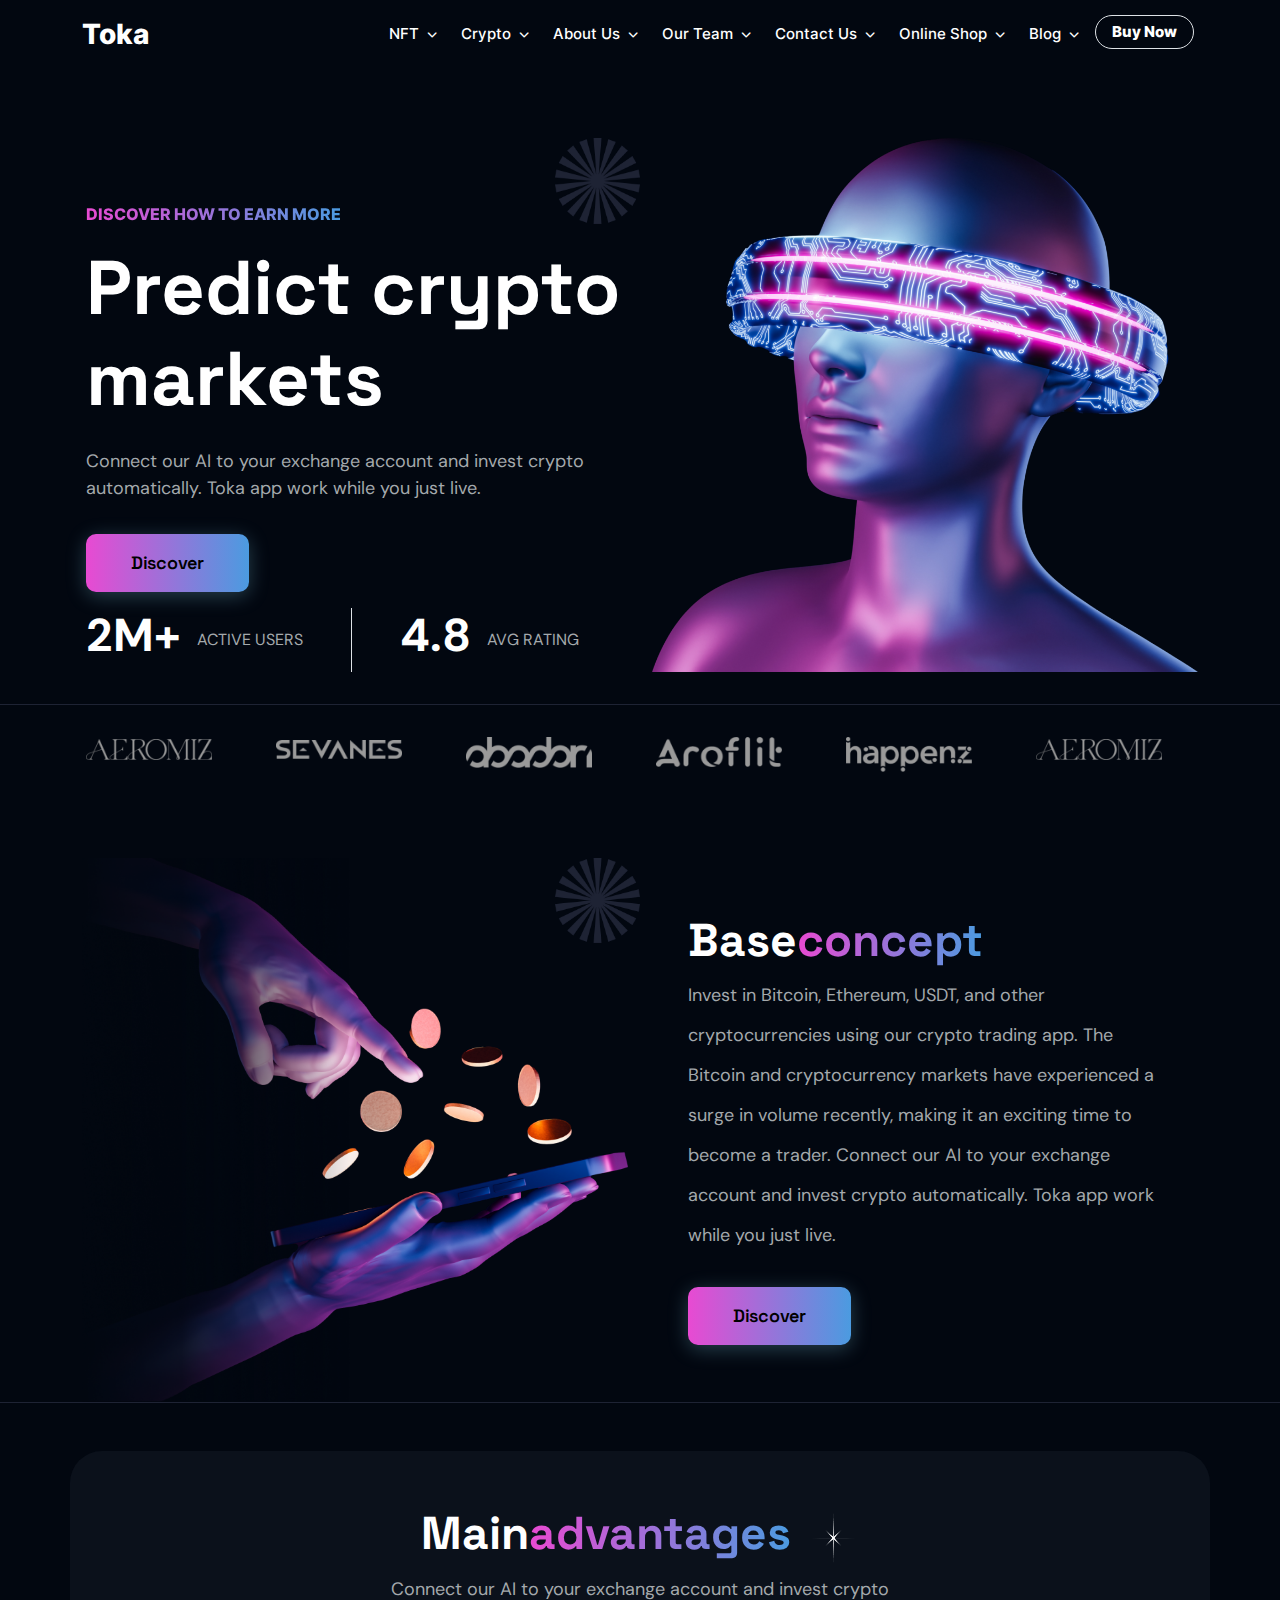
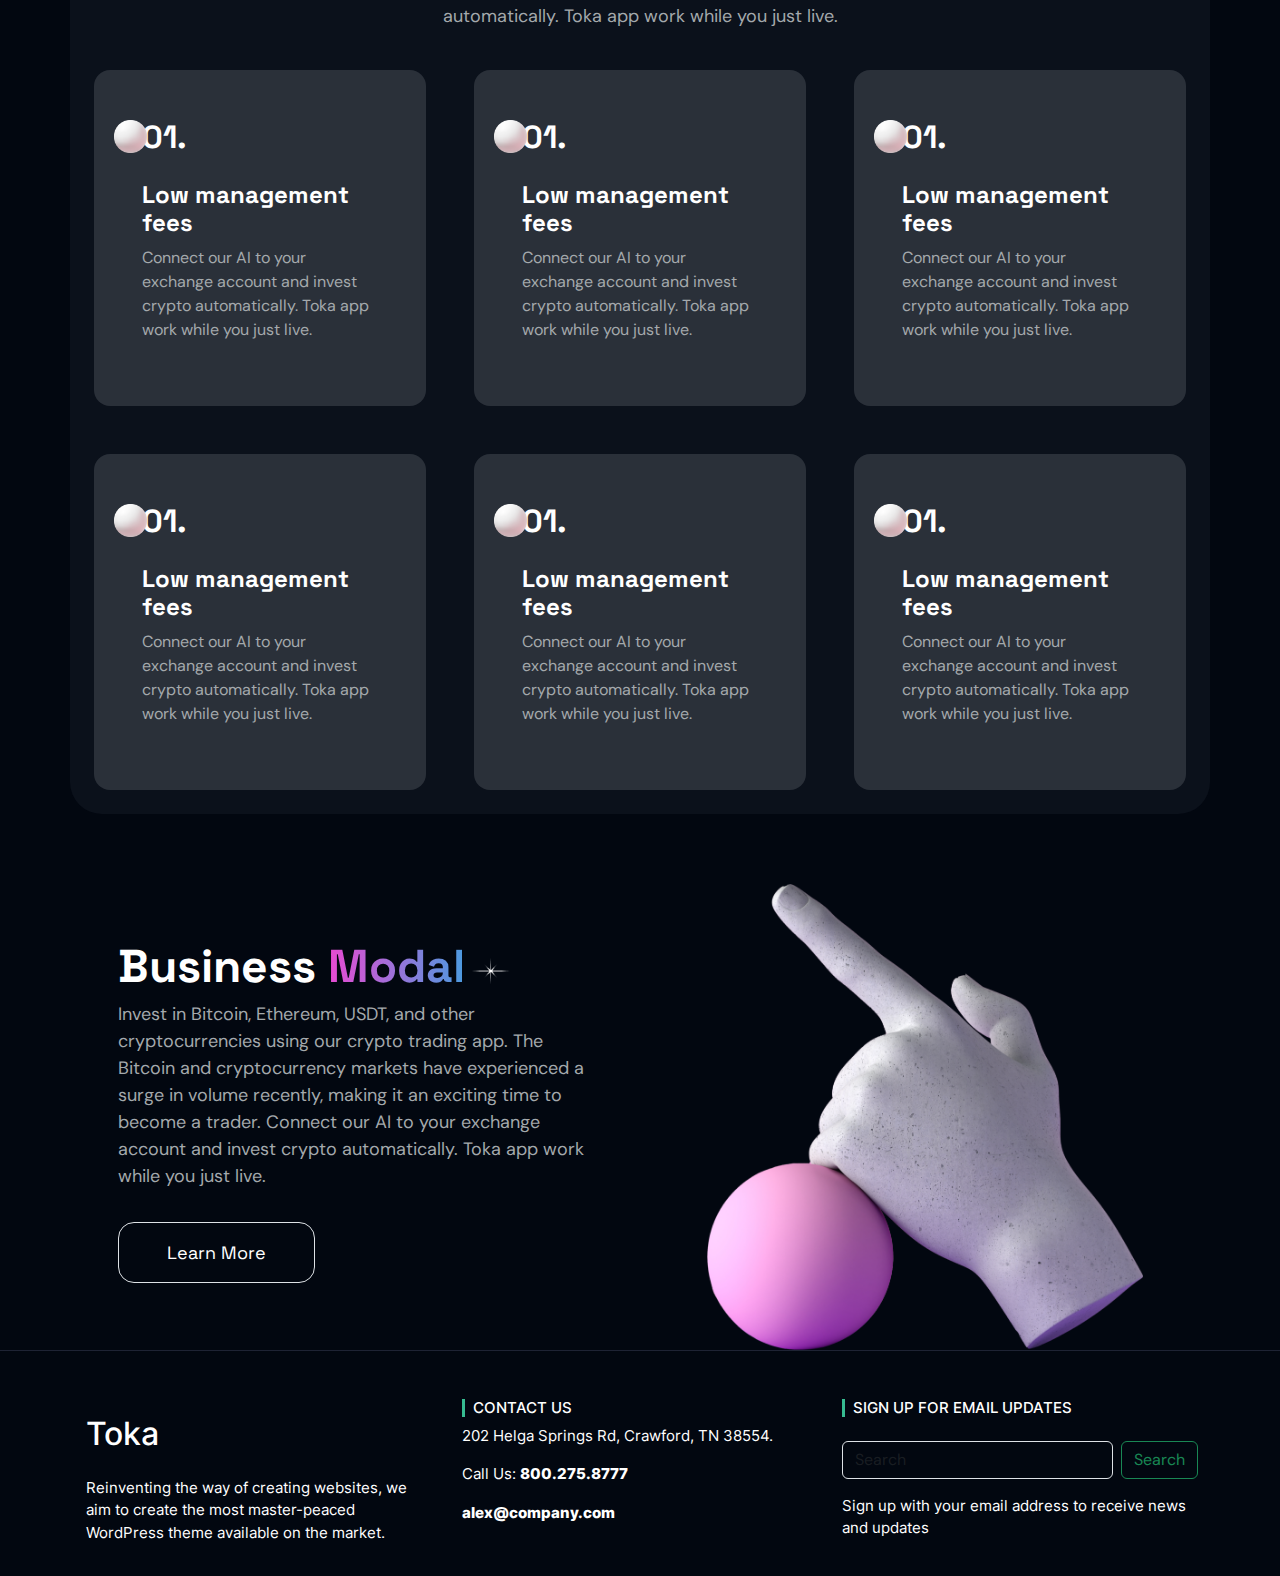
<file: toka exam/toka exam/index.html>
<!DOCTYPE html>
<html lang="en">
<head>
    <meta charset="UTF-8">
    <meta name="viewport" content="width=device-width, initial-scale=1.0">
    <!-- bootstrap link -->
    <link rel="stylesheet" href="assets/css/bootstrap.min.css">
    <!-- css link -->
    <link rel="stylesheet" href="assets/css/style.css">
    <!-- font awesome -->
    <link rel="stylesheet" href="assets/css/all.min.css">
    <!-- fonts -->
    <link rel="stylesheet" href="assets/css/fonts.css">
    <title>Crypto Startup - Toka</title>
</head>
<body class="bg-main text-white dm">
    <nav class="navbar navbar-expand-lg bg-body-tertiary bg-main">
        <div class="container">
          <a class="navbar-brand inter fs-28 fw-bold" href="#">Toka</a>
          <button class="navbar-toggler" type="button" data-bs-toggle="collapse" data-bs-target="#navbarSupportedContent" aria-controls="navbarSupportedContent" aria-expanded="false" aria-label="Toggle navigation">
            <span class="navbar-toggler-icon"></span>
          </button>
          <div class="collapse navbar-collapse justify-content-start justify-content-lg-end" id="navbarSupportedContent">
            <ul class="navbar-nav d-flex ">
              <li class="nav-item  px-1 position-relative">
                <a class="nav-link fs-15 inter fw-medium text-capitalize d-flex align-items-center" aria-current="page" href="#">NFT<i class="fa-solid fa-chevron-down ps-2 fs-10"></i></a>
                <div class="dropdown-sec position-absolute overflow-hidden">
                    <ul class="list-inline bg-drop p-3 rounded-3">
                        <li class=""><a href="#" class="fs-15 inter text-capitalize">NFT Landing Page</a></li>
                        <li class=""><a href="#" class="fs-15 inter text-capitalize">NFT Collection Landing</a></li>
                        <li class=""><a href="#" class="fs-15 inter text-capitalize">NFT Platform</a></li>
                        <li class=""><a href="#" class="fs-15 inter text-capitalize">NFT marketplace</a></li>
                        <li class=""><a href="#" class="fs-15 inter text-capitalize">NFT game</a></li>
                        <li class=""><a href="#" class="fs-15 inter text-capitalize">NFT DAO platform</a></li>
                        <li class=""><a href="#" class="fs-15 inter text-capitalize">NFT website</a></li>
                        <li class=""><a href="#" class="fs-15 inter text-capitalize">METAVERSE website</a></li>
                    </ul>
                </div>
              </li>
              <li class="nav-item  px-1 position-relative">
                <a class="nav-link fs-15 inter fw-medium text-capitalize d-flex align-items-center" aria-current="page" href="#">crypto<i class="fa-solid fa-chevron-down ps-2 fs-10"></i></a>
                <div class="dropdown-sec position-absolute overflow-hidden">
                    <ul class="list-inline bg-drop p-3 rounded-3">
                        <li class=""><a href="#" class="fs-15 inter text-capitalize">NFT Landing Page</a></li>
                        <li class=""><a href="#" class="fs-15 inter text-capitalize">NFT Collection Landing</a></li>
                        <li class=""><a href="#" class="fs-15 inter text-capitalize">NFT Platform</a></li>
                        <li class=""><a href="#" class="fs-15 inter text-capitalize">NFT marketplace</a></li>
                        <li class=""><a href="#" class="fs-15 inter text-capitalize">NFT game</a></li>
                        <li class=""><a href="#" class="fs-15 inter text-capitalize">NFT DAO platform</a></li>
                        <li class=""><a href="#" class="fs-15 inter text-capitalize">NFT website</a></li>
                        <li class=""><a href="#" class="fs-15 inter text-capitalize">METAVERSE website</a></li>
                    </ul>
                </div>
              </li>
              <li class="nav-item  px-1 [position-relative]">
                <a class="nav-link fs-15 inter fw-medium text-capitalize d-flex align-items-center" aria-current="page" href="#">about us<i class="fa-solid fa-chevron-down ps-2 fs-10"></i></a>
                <div class="dropdown-sec position-absolute overflow-hidden">
                    <ul class="list-inline bg-drop p-3 rounded-3">
                        <li class=""><a href="#" class="fs-15 inter text-capitalize">NFT Landing Page</a></li>
                        <li class=""><a href="#" class="fs-15 inter text-capitalize">NFT Collection Landing</a></li>
                        <li class=""><a href="#" class="fs-15 inter text-capitalize">NFT Platform</a></li>
                        <li class=""><a href="#" class="fs-15 inter text-capitalize">NFT marketplace</a></li>
                        <li class=""><a href="#" class="fs-15 inter text-capitalize">NFT game</a></li>
                        <li class=""><a href="#" class="fs-15 inter text-capitalize">NFT DAO platform</a></li>
                        <li class=""><a href="#" class="fs-15 inter text-capitalize">NFT website</a></li>
                        <li class=""><a href="#" class="fs-15 inter text-capitalize">METAVERSE website</a></li>
                    </ul>
                </div>
              </li>
              <li class="nav-item px-1 position-relative">
                <a class="nav-link fs-15 inter fw-medium text-capitalize d-flex align-items-center" aria-current="page" href="#">our team<i class="fa-solid fa-chevron-down ps-2 fs-10"></i></a>
                <div class="dropdown-sec position-absolute overflow-hidden">
                    <ul class="list-inline bg-drop p-3 rounded-3">
                        <li class=""><a href="#" class="fs-15 inter text-capitalize">NFT Landing Page</a></li>
                        <li class=""><a href="#" class="fs-15 inter text-capitalize">NFT Collection Landing</a></li>
                        <li class=""><a href="#" class="fs-15 inter text-capitalize">NFT Platform</a></li>
                        <li class=""><a href="#" class="fs-15 inter text-capitalize">NFT marketplace</a></li>
                        <li class=""><a href="#" class="fs-15 inter text-capitalize">NFT game</a></li>
                        <li class=""><a href="#" class="fs-15 inter text-capitalize">NFT DAO platform</a></li>
                        <li class=""><a href="#" class="fs-15 inter text-capitalize">NFT website</a></li>
                        <li class=""><a href="#" class="fs-15 inter text-capitalize">METAVERSE website</a></li>
                    </ul>
                </div>
              </li>
              <li class="nav-item px-1 position-relative">
                <a class="nav-link fs-15 inter fw-medium text-capitalize d-flex align-items-center" aria-current="page" href="#">contact us<i class="fa-solid fa-chevron-down ps-2 fs-10"></i></a>
                <div class="dropdown-sec position-absolute overflow-hidden">
                    <ul class="list-inline bg-drop p-3 rounded-3">
                        <li class=""><a href="#" class="fs-15 inter text-capitalize">NFT Landing Page</a></li>
                        <li class=""><a href="#" class="fs-15 inter text-capitalize">NFT Collection Landing</a></li>
                        <li class=""><a href="#" class="fs-15 inter text-capitalize">NFT Platform</a></li>
                        <li class=""><a href="#" class="fs-15 inter text-capitalize">NFT marketplace</a></li>
                        <li class=""><a href="#" class="fs-15 inter text-capitalize">NFT game</a></li>
                        <li class=""><a href="#" class="fs-15 inter text-capitalize">NFT DAO platform</a></li>
                        <li class=""><a href="#" class="fs-15 inter text-capitalize">NFT website</a></li>
                        <li class=""><a href="#" class="fs-15 inter text-capitalize">METAVERSE website</a></li>
                    </ul>
                </div>
              </li>
              <li class="nav-item px-1 position-relative">
                <a class="nav-link fs-15 inter fw-medium text-capitalize d-flex align-items-center" aria-current="page" href="#">online shop<i class="fa-solid fa-chevron-down ps-2 fs-10"></i></a>
                <div class="dropdown-sec position-absolute overflow-hidden">
                    <ul class="list-inline bg-drop p-3 rounded-3">
                        <li class=""><a href="#" class="fs-15 inter text-capitalize">NFT Landing Page</a></li>
                        <li class=""><a href="#" class="fs-15 inter text-capitalize">NFT Collection Landing</a></li>
                        <li class=""><a href="#" class="fs-15 inter text-capitalize">NFT Platform</a></li>
                        <li class=""><a href="#" class="fs-15 inter text-capitalize">NFT marketplace</a></li>
                        <li class=""><a href="#" class="fs-15 inter text-capitalize">NFT game</a></li>
                        <li class=""><a href="#" class="fs-15 inter text-capitalize">NFT DAO platform</a></li>
                        <li class=""><a href="#" class="fs-15 inter text-capitalize">NFT website</a></li>
                        <li class=""><a href="#" class="fs-15 inter text-capitalize">METAVERSE website</a></li>
                    </ul>
                </div>
              </li>
              <li class="nav-item px-1 position-relative">
                <a class="nav-link fs-15 inter fw-medium text-capitalize d-flex align-items-center" aria-current="page" href="#">blog<i class="fa-solid fa-chevron-down ps-2 fs-10"></i></a>
                <div class="dropdown-sec position-absolute overflow-hidden">
                    <ul class="list-inline bg-drop p-3 rounded-3">
                        <li class=""><a href="#" class="fs-15 inter text-capitalize">NFT Landing Page</a></li>
                        <li class=""><a href="#" class="fs-15 inter text-capitalize">NFT Collection Landing</a></li>
                        <li class=""><a href="#" class="fs-15 inter text-capitalize">NFT Platform</a></li>
                        <li class=""><a href="#" class="fs-15 inter text-capitalize">NFT marketplace</a></li>
                        <li class=""><a href="#" class="fs-15 inter text-capitalize">NFT game</a></li>
                        <li class=""><a href="#" class="fs-15 inter text-capitalize">NFT DAO platform</a></li>
                        <li class=""><a href="#" class="fs-15 inter text-capitalize">NFT website</a></li>
                        <li class=""><a href="#" class="fs-15 inter text-capitalize">METAVERSE website</a></li>
                    </ul>
                </div>
              </li>
              
             
              <li class="nav-item px-1">
                <button class="rounded-pill bg-transparent border-1 border py-1 px-3"> <a href="#" class=" inter fs-15 fw-bold text-capitalize"> Buy Now</a></button>
              </li>
              
            </ul>
         
          </div>
        </div>
      </nav>
      <!-- discover start -->
      <section style="padding-top: 70px; border-bottom:1px solid #1E2334 ;" >
        <div class="container">
            <div class="row row-cols-1 row-cols-lg-2">
                <div class="dis-content p-3 position-relative">
                    <span class="text-uppercase inter fs-16 text-gradient fw-bolder pb-3 pt-5">discover how to earn more</span>
                    <h2 class="space fs-76 fw-bolder pb-3"> Predict crypto markets
                    </h2>
                    <p class="fw-normal fs-18 text-black-50 pb-3">Connect our AI to your exchange account and invest crypto automatically. Toka app work while you just live.</p>
                    <button class="btn-gra border-0 pb-3"><a href="#" class="space fs-18 text-capitalize text-black" >Discover</a></button>
                    <img src="assets/img/pr.png" class="position-absolute rotate-img" width="15%" style="top: 0; right: 0; rotate: ;" alt="">

                    <ul class="list-inline d-flex pt-3">
                        <li class="">
                            <div class="d-flex align-items-center pe-5 border-end">
                                <h2 class="fs-46 dm fw-bold text-uppercase">2m+</h2>
                                <span class="ps-3 text-uppercase text-black-50 dm fs-14">ACTIVE USERS
                                </span>
                            </div>
                            
                        </li>
                        <li>
                            <div class="d-flex align-items-center ps-5 ">
                                <h2 class="fs-46 dm fw-bold text-uppercase">4.8</h2>
                                <span class="ps-3 text-uppercase text-black-50 dm fs-14">AVG RATING
                                </span>
                            </div>
                        </li>
                    </ul>

                </div>
                <div class="dis-img">
                    <img src="assets/img/main.png" width="100%" alt="">
                </div>
            </div>
        </div>
      </section>
      <!-- discover end -->
      <!-- add start -->
      <section class="pt-3">
        <div class="container">
            <div class="row row-cols-2 row-cols-lg-6">
                <div class="add-img p-5 p-lg-3">
                    <img src="assets/img/1.png" width="80%" alt="">
                </div>
                <div class="add-img p-5 p-lg-3">
                    <img src="assets/img/2.png" width="80%" alt="">
                </div>
                <div class="add-img p-5 p-lg-3">
                    <img src="assets/img/3.png" width="80%" alt="">
                </div>
                <div class="add-img p-5 p-lg-3">
                    <img src="assets/img/4.png" width="80%" alt="">
                </div>
                <div class="add-img p-5 p-lg-3">
                    <img src="assets/img/5.png" width="80%" alt="">
                </div>
                <div class="add-img p-5 p-lg-3">
                    <img src="assets/img/6.png" width="80%" alt="">
                </div>
                
            </div>
        </div>
      </section>
      <!-- add end-->
      <!-- concept start -->
      <section style="padding-top: 70px; border-bottom:1px solid #1E2334 ;" >
        <div class="container">
            <div class="row row-cols-1 row-cols-lg-2">
           
                <div class="add-img position-relative">
                    <img src="assets/img/main2.png" width="100%" alt="">
                    <img src="assets/img/pr.png" class="position-absolute rotate-img" width="15%" style="top: 0; right: 0; rotate: ;" alt="">

                </div>
                <div class="add-content py-5 px-5">
                    <span class="fs-46 space fw-bold pb-3">Base<span class="text-gradient">concept</span></span>
                    <p class="text-black-50 fs-18 dm fw-normal pb-3 ">Invest in Bitcoin, Ethereum, USDT, and other cryptocurrencies using our crypto trading app. The Bitcoin and cryptocurrency markets have experienced a surge in volume recently, making it an exciting time to become a trader. Connect our AI to your exchange account and invest crypto automatically. Toka app work while you just live.</p>
                    <button class="btn-gra border-0 pb-3"><a href="#" class="space fs-18 text-capitalize text-black" >Discover</a></button>

                </div>

            </div>
        </div>
      </section>
      <!-- concept end -->
      <section class="pt-5">
        <div class="container rounded-5" style="background-color: #0b111b;">
            <div class="row row-cols-1 ">
                <div class="text-center pt-5">
                    <span class="space fs-46 fw-bold pb-3">Main<span class="text-gradient">advantages</span> <img src="assets/img/star.png" class="ps-1" width="5%" alt=""></span>
                    <p class="text-black-50 dm fs-18 pt-2"> Connect our AI to your exchange account and invest crypto <br> automatically. Toka app work while you just live.</p>
                </div>
            </div>
            <div class="row row-cols-1 row-cols-lg-3">
                <div class="addvan-card p-4">
                    <div class="add-body position-relative rounded-4 p-5 " style="background-color: #2a3039;">
                        <h2 class=" space fs-32 fw-bold pb-3 " style="z-index: 11;" > 01. </h2>
                        <h3 class="space fs-24 fw-bold" >Low management fees</h3>
                        <p class="fs-16 dm text-black-50">Connect our AI to your exchange account and invest crypto automatically. Toka app work while you just live.</p>
                        <img src="assets/img/ball.png" class="position-absolute" alt="" style="top: 50px; left: 20px; width: 10%; z-index: 0;">
                    </div>
                </div>
                <div class="addvan-card p-4">
                    <div class="add-body position-relative rounded-4 p-5 " style="background-color: #2a3039;">
                        <h2 class=" space fs-32 fw-bold pb-3 " style="z-index: 11;" > 01. </h2>
                        <h3 class="space fs-24 fw-bold" >Low management fees</h3>
                        <p class="fs-16 dm text-black-50">Connect our AI to your exchange account and invest crypto automatically. Toka app work while you just live.</p>
                        <img src="assets/img/ball.png" class="position-absolute" alt="" style="top: 50px; left: 20px; width: 10%; z-index: 0;">
                    </div>
                </div>
                <div class="addvan-card p-4">
                    <div class="add-body position-relative rounded-4 p-5 " style="background-color: #2a3039;">
                        <h2 class=" space fs-32 fw-bold pb-3 " style="z-index: 11;" > 01. </h2>
                        <h3 class="space fs-24 fw-bold" >Low management fees</h3>
                        <p class="fs-16 dm text-black-50">Connect our AI to your exchange account and invest crypto automatically. Toka app work while you just live.</p>
                        <img src="assets/img/ball.png" class="position-absolute" alt="" style="top: 50px; left: 20px; width: 10%; z-index: 0;">
                    </div>
                </div>
                <div class="addvan-card p-4">
                    <div class="add-body position-relative rounded-4 p-5 " style="background-color: #2a3039;">
                        <h2 class=" space fs-32 fw-bold pb-3 " style="z-index: 11;" > 01. </h2>
                        <h3 class="space fs-24 fw-bold" >Low management fees</h3>
                        <p class="fs-16 dm text-black-50">Connect our AI to your exchange account and invest crypto automatically. Toka app work while you just live.</p>
                        <img src="assets/img/ball.png" class="position-absolute" alt="" style="top: 50px; left: 20px; width: 10%; z-index: 0;">
                    </div>
                </div>
                <div class="addvan-card p-4">
                    <div class="add-body position-relative rounded-4 p-5 " style="background-color: #2a3039;">
                        <h2 class=" space fs-32 fw-bold pb-3 " style="z-index: 11;" > 01. </h2>
                        <h3 class="space fs-24 fw-bold" >Low management fees</h3>
                        <p class="fs-16 dm text-black-50">Connect our AI to your exchange account and invest crypto automatically. Toka app work while you just live.</p>
                        <img src="assets/img/ball.png" class="position-absolute" alt="" style="top: 50px; left: 20px; width: 10%; z-index: 0;">
                    </div>
                </div>
                <div class="addvan-card p-4">
                    <div class="add-body position-relative rounded-4 p-5 " style="background-color: #2a3039;">
                        <h2 class=" space fs-32 fw-bold pb-3 " style="z-index: 11;" > 01. </h2>
                        <h3 class="space fs-24 fw-bold" >Low management fees</h3>
                        <p class="fs-16 dm text-black-50">Connect our AI to your exchange account and invest crypto automatically. Toka app work while you just live.</p>
                        <img src="assets/img/ball.png" class="position-absolute" alt="" style="top: 50px; left: 20px; width: 10%; z-index: 0;">
                    </div>
                </div>
            </div>
            
        </div>
      </section>

      <section style="padding-top: 70px; border-bottom:1px solid #1E2334 ;" >
        <div class="container">
            <div class="row row-cols-1 row-cols-lg-2">
                <div class="bus-content p-5  position-relative">
                    <span class="fs-46 space fw-bold pb-3">Business <span class="text-gradient">Modal</span><img src="assets/img/star.png" class="ps-1" width="10%" alt=""></span>
                    <p class="text-black-50 fs-18 dm fw-normal pb-3 ">Invest in Bitcoin, Ethereum, USDT, and other cryptocurrencies using our crypto trading app. The Bitcoin and cryptocurrency markets have experienced a surge in volume recently, making it an exciting time to become a trader. Connect our AI to your exchange account and invest crypto automatically. Toka app work while you just live.</p>
                    <button class="border rounded-4 px-5 py-3 d-flex align-items-center bg-transparent"><a href="#" class="space fs-18 text-capitalize text-white" >Learn more</a></button>

                </div>
                <div class="dis-img d-flex justify-content-center">
                    <img src="assets/img/hand.png" width="80%" alt="">
                </div>
            </div>
        </div>
      </section>
      

      <footer class="pt-5">
        <div class="container">
            <div class="row row-cols-1 row-cols-lg-3">
                <div class="f-1 p-3">
                    <h2 class="fs-32 inter pb-3"> Toka</h2>
                    <p class="fs-15 inter fw-normal">Reinventing the way of creating websites, we aim to create the most master-peaced WordPress theme available on the market.</p>
                </div>
                <div class="f-2">
                    <h3 class="inter fs-15 text-uppercase  border-start ps-2" style="border-color: #36bb91 !important; border-width: 3px !important;">CONTACT US</h3>
                    <p class="fs-15 inter fw-normal">202 Helga Springs Rd, Crawford, TN 38554.</p>
                    <p class="fs-15 inter fw-normal">Call Us: <span class="fw-bolder"> 800.275.8777</span> </p>
                    <p class="fs-15 inter fw-bold">alex@company.com</p>
                </div>
                <div class="f-3">
                    <h3 class="inter fs-15 text-uppercase  border-start ps-2 " style="border-color: #36bb91 !important; border-width: 3px !important;">SIGN UP FOR EMAIL UPDATES</h3>
                    <form class="d-flex pb-3 pt-3" role="search">
                        <input class="form-control bg-transparent text-white me-2" type="search" placeholder="Search" aria-label="Search">
                        <button class="btn btn-outline-success" type="submit">Search</button>
                      </form>
                      <p class="fs-15 inter fw-normal">Sign up with your email address to receive news and updates</p>
                </div>
            </div>
        </div>
      </footer>
    
    <!-- js link -->
    <script src="assets/js/bootstrap.bundle.min.js"></script>
</body>
</html>
</file>
<file: toka exam/toka exam/assets/css/style.css>
.bg-main {
    background-color: #020710 !important;
}

.bg-drop {
    background-color: #212529;
}

a {
    text-decoration: none;
    color: #fff !important;
}

.fs-32 {
    font-size: 32px;
}

.fs-10 {
    font-size: 10px;
}

.fs-56 {
    font-size: 56px;
}

.fs-128 {
    font-size: 128px;
}

.fs-16 {
    font-size: 16px;
}

.fs-14 {
    font-style: 14px;
}

.fs-24 {
    font-size: 24px;
}

.fs-64 {
    font-size: 64px;
}

.fs-28 {
    font-size: 28px;
}

.fs-20 {
    font-size: 20px;
}

.fs-18 {
    font-size: 18px;
}

.fs-15 {
    font-size: 15px;
}

.fs-46 {
    font-size: 46px;
}
.fs-76 {
    font-size: 76px;
}

.text-black-50{
    color: #a4a9ac !important   ;
}


.inter {
    font-family: 'Inter';
}

.space {
    font-family: 'Space Grotesk';
}

a {
    text-decoration: none;
}

.dm {
    font-family: 'DM Sans';
}

.nav-link {
    transition: 0.3s;
}

.nav-link:hover {
    color: #36bb91 !important;
}

.dropdown-sec {
    width: 200px;
    top: 120%;
    opacity: 0;
    visibility: hidden;
    transition: .3s ease-in-out;

}

.dropdown-sec {
    position: absolute;
    content: "";
    top: 0;
    z-index: 99;

}

.nav-item:hover .dropdown-sec {
    top: 100%;
    opacity: 1;
    visibility: visible;
}

.dropdown-sec ul li:hover {
    background-color: #11191c;

}

.nav-item button,
.nav-item button a {
    transition: 0.3s linear;
    ;
}

.nav-item button:hover {
    background-color: #fff !important;

}

.nav-item button:hover a {
    color: #11191c !important;
}
.text-gradient{
    background-image: linear-gradient( 90deg, #E84AD2 0%, #4B9BE0 100% );
    background-size: cover;
    -webkit-background-clip: text;
    background-clip: text;
    -webkit-text-fill-color: transparent;
    text-fill-color: transparent;
    display: inline-block;

}
.btn-gra{
    font-family: "Space Grotesk", Sans-serif;
    font-size: 18px;
    font-weight: 600;
    letter-spacing: -0.3px;
    fill: #020710;
    color: #020710;
    background-color: transparent;
    background-image: linear-gradient(90deg, #E84AD2 0%, #4B9BE0 100%);
    border-radius: 10px 10px 10px 10px;
    box-shadow: 0px 4px 20px 0px rgba(148, 226.99999999999997, 255, 0.26);
    padding: 15px 45px 15px 45px;
    transition: 0.3s ease-in;
}
.btn-gra:hover{
    transform: translateY(-10px);
}
.rotate-img {
    animation: rotate infinite 5s linear; /* Adjust the duration and timing function as needed */
  }
  @keyframes rotate {
    0% {
      transform: rotate(0deg);
    }
    100% {
      transform: rotate(360deg);
    }
  }
  .navbar-toggler-icon{
    filter: invert();
  }
  .add-content p{
    line-height: 40px;
  }
  .bus-content button{
    transition: 0.3s;
  }
  .bus-content button:hover{
    background-color: #fff !important;
  }
  .bus-content button a{
    transition: 0.3s;
  }
  .bus-content button:hover a{
    color: #111 !important;
  }
</file>
<file: toka exam/toka exam/assets/css/fonts.css>
@font-face {
    font-family: 'Inter';
    src: url('../fonts/Inter-ExtraLight.woff2') format('woff2'),
        url('../fonts/Inter-ExtraLight.woff') format('woff');
    font-weight: 200;
    font-style: normal;
    font-display: swap;
}

@font-face {
    font-family: 'Inter';
    src: url('../fonts/Inter-Medium.woff2') format('woff2'),
        url('../fonts/Inter-Medium.woff') format('woff');
    font-weight: 500;
    font-style: normal;
    font-display: swap;
}

@font-face {
    font-family: 'Inter';
    src: url('../fonts/Inter-Light.woff2') format('woff2'),
        url('../fonts/Inter-Light.woff') format('woff');
    font-weight: 300;
    font-style: normal;
    font-display: swap;
}

@font-face {
    font-family: 'Inter';
    src: url('../fonts/Inter-Bold.woff2') format('woff2'),
        url('../fonts/Inter-Bold.woff') format('woff');
    font-weight: bold;
    font-style: normal;
    font-display: swap;
}

@font-face {
    font-family: 'Inter';
    src: url('../fonts/Inter-ExtraBold.woff2') format('woff2'),
        url('../fonts/Inter-ExtraBold.woff') format('woff');
    font-weight: bold;
    font-style: normal;
    font-display: swap;
}

@font-face {
    font-family: 'Inter';
    src: url('../fonts/Inter-Black.woff2') format('woff2'),
        url('../fonts/Inter-Black.woff') format('woff');
    font-weight: 900;
    font-style: normal;
    font-display: swap;
}

@font-face {
    font-family: 'Inter';
    src: url('../fonts/Inter-Regular.woff2') format('woff2'),
        url('../fonts/Inter-Regular.woff') format('woff');
    font-weight: normal;
    font-style: normal;
    font-display: swap;
}

@font-face {
    font-family: 'Inter';
    src: url('../fonts/Inter-Thin.woff2') format('woff2'),
        url('../fonts/Inter-Thin.woff') format('woff');
    font-weight: 100;
    font-style: normal;
    font-display: swap;
}

@font-face {
    font-family: 'Inter';
    src: url('../fonts/Inter-SemiBold.woff2') format('woff2'),
        url('../fonts/Inter-SemiBold.woff') format('woff');
    font-weight: 600;
    font-style: normal;
    font-display: swap;
}

@font-face {
    font-family: 'Space Grotesk';
    src: url('../fonts/SpaceGrotesk-Bold.woff2') format('woff2'),
        url('../fonts/SpaceGrotesk-Bold.woff') format('woff');
    font-weight: bold;
    font-style: normal;
    font-display: swap;
}

@font-face {
    font-family: 'Space Grotesk';
    src: url('../fonts/SpaceGrotesk-SemiBold.woff2') format('woff2'),
        url('../fonts/SpaceGrotesk-SemiBold.woff') format('woff');
    font-weight: 600;
    font-style: normal;
    font-display: swap;
}

@font-face {
    font-family: 'Space Grotesk';
    src: url('../fonts/SpaceGrotesk-Regular.woff2') format('woff2'),
        url('../fonts/SpaceGrotesk-Regular.woff') format('woff');
    font-weight: normal;
    font-style: normal;
    font-display: swap;
}

@font-face {
    font-family: 'Space Grotesk';
    src: url('../fonts/SpaceGrotesk-Medium.woff2') format('woff2'),
        url('../fonts/SpaceGrotesk-Medium.woff') format('woff');
    font-weight: 500;
    font-style: normal;
    font-display: swap;
}

@font-face {
    font-family: 'Space Grotesk';
    src: url('../fonts/SpaceGrotesk-Light.woff2') format('woff2'),
        url('../fonts/SpaceGrotesk-Light.woff') format('woff');
    font-weight: 300;
    font-style: normal;
    font-display: swap;
}
@font-face {
    font-family: 'DM Sans';
    src: url('../fonts/DMSans-Light.woff2') format('woff2'),
        url('../fonts/DMSans-Light.woff') format('woff');
    font-weight: 300;
    font-style: normal;
    font-display: swap;
}

@font-face {
    font-family: 'DM Sans';
    src: url('../fonts/DMSans-Regular.woff2') format('woff2'),
        url('../fonts/DMSans-Regular.woff') format('woff');
    font-weight: normal;
    font-style: normal;
    font-display: swap;
}

@font-face {
    font-family: 'DM Sans';
    src: url('../fonts/DMSans-Medium.woff2') format('woff2'),
        url('../fonts/DMSans-Medium.woff') format('woff');
    font-weight: 500;
    font-style: normal;
    font-display: swap;
}

@font-face {
    font-family: 'DM Sans';
    src: url('../fonts/DMSans-ExtraLight.woff2') format('woff2'),
        url('../fonts/DMSans-ExtraLight.woff') format('woff');
    font-weight: 200;
    font-style: normal;
    font-display: swap;
}

@font-face {
    font-family: 'DM Sans';
    src: url('../fonts/DMSans-ExtraBold.woff2') format('woff2'),
        url('../fonts/DMSans-ExtraBold.woff') format('woff');
    font-weight: bold;
    font-style: normal;
    font-display: swap;
}

@font-face {
    font-family: 'DM Sans';
    src: url('../fonts/DMSans-Black.woff2') format('woff2'),
        url('../fonts/DMSans-Black.woff') format('woff');
    font-weight: 900;
    font-style: normal;
    font-display: swap;
}

@font-face {
    font-family: 'DM Sans';
    src: url('../fonts/DMSans-Thin.woff2') format('woff2'),
        url('../fonts/DMSans-Thin.woff') format('woff');
    font-weight: 100;
    font-style: normal;
    font-display: swap;
}

@font-face {
    font-family: 'DM Sans';
    src: url('../fonts/DMSans-SemiBold.woff2') format('woff2'),
        url('../fonts/DMSans-SemiBold.woff') format('woff');
    font-weight: 600;
    font-style: normal;
    font-display: swap;
}

@font-face {
    font-family: 'DM Sans';
    src: url('../fonts/DMSans-Bold.woff2') format('woff2'),
        url('../fonts/DMSans-Bold.woff') format('woff');
    font-weight: bold;
    font-style: normal;
    font-display: swap;
}
</file>
